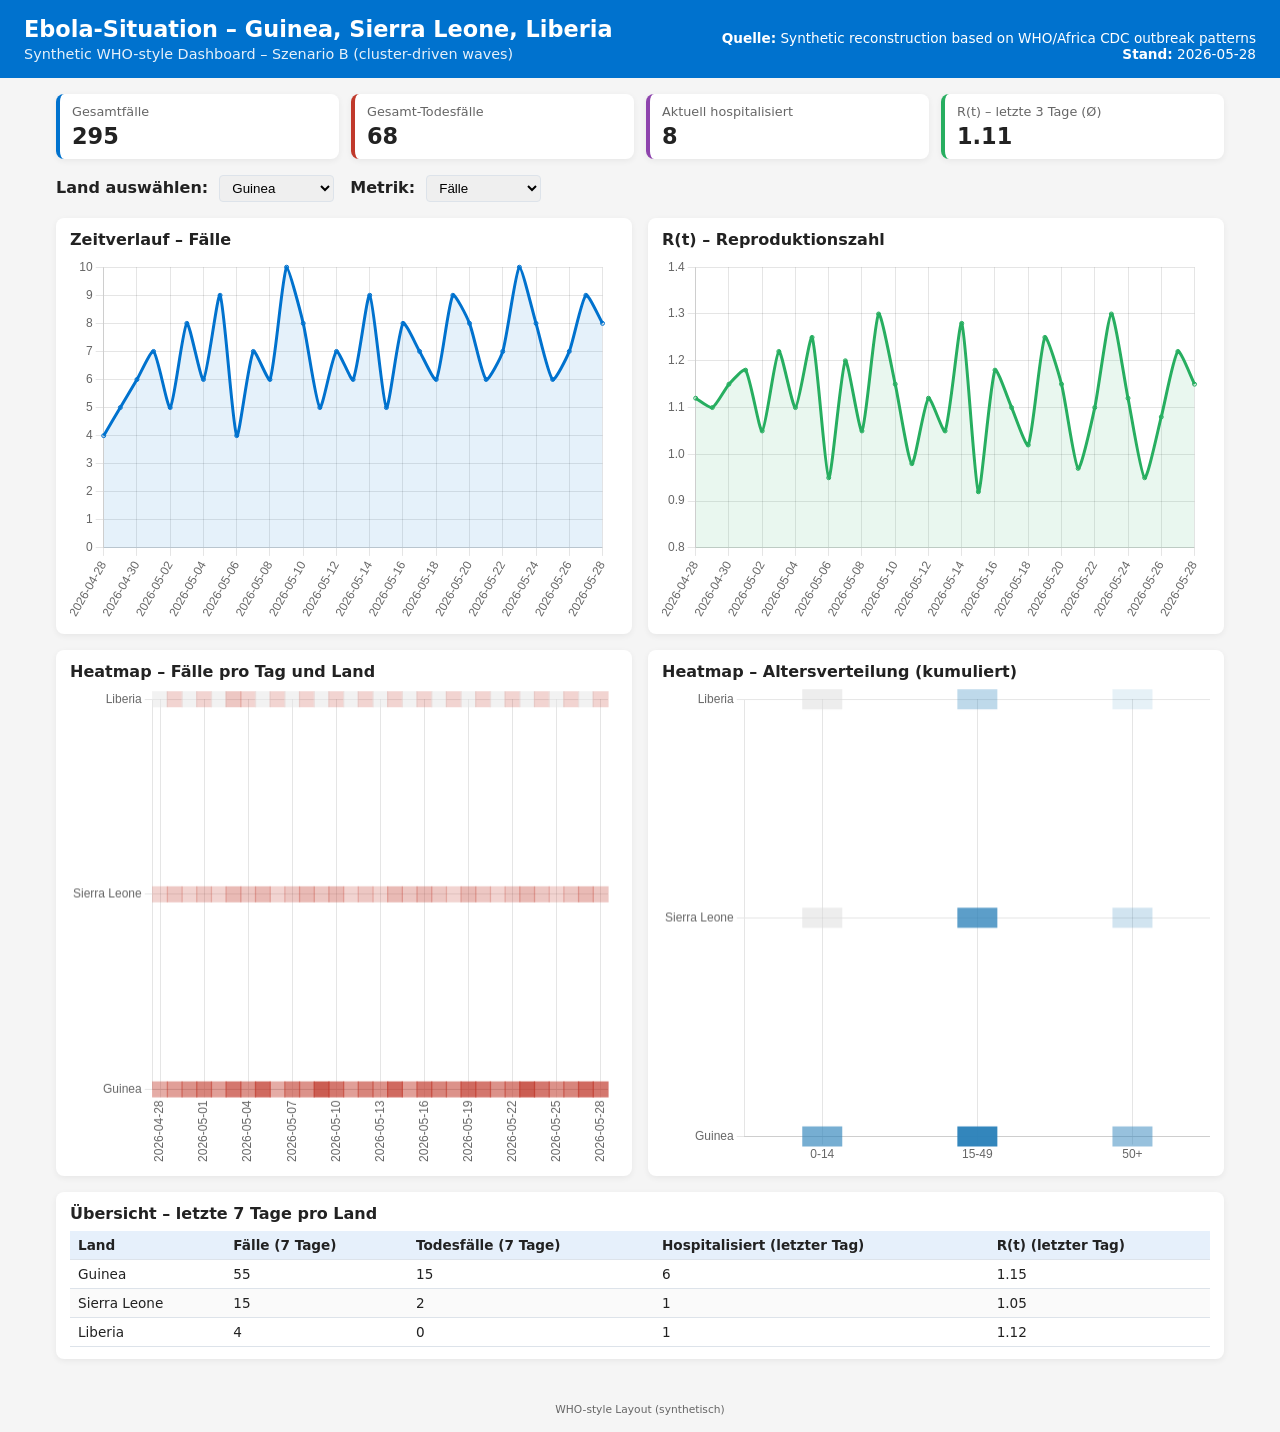
<file: index.html>
<!DOCTYPE html>
<html lang="de">
<head>
  <meta charset="UTF-8" />
  <title>Ebola – WHO-Style Dashboard</title>
  <meta name="viewport" content="width=device-width, initial-scale=1.0" />

  <link rel="stylesheet" href="styles.css" />

  <!-- Lokale JS-Dateien (Safari-sicher) -->
  <script src="chart.umd.min.js"></script>
  <script src="chartjs-chart-matrix.min.js"></script>
</head>

<body>
  <header class="header">
    <div>
      <h1>Ebola-Situation – Guinea, Sierra Leone, Liberia</h1>
      <p class="subtitle">Synthetic WHO-style Dashboard – Szenario B (cluster-driven waves)</p>
    </div>
    <div class="meta-box">
      <div><strong>Quelle:</strong> Synthetic reconstruction based on WHO/Africa CDC outbreak patterns</div>
      <div><strong>Stand:</strong> <span id="metaGenerated">–</span></div>
    </div>
  </header>

  <main class="container">

    <!-- KPIs -->
    <section class="kpi-row">
      <div class="kpi-card kpi-cases">
        <div class="kpi-label">Gesamtfälle</div>
        <div class="kpi-value" id="kpiTotalCases">–</div>
      </div>
      <div class="kpi-card kpi-deaths">
        <div class="kpi-label">Gesamt-Todesfälle</div>
        <div class="kpi-value" id="kpiTotalDeaths">–</div>
      </div>
      <div class="kpi-card kpi-hosp">
        <div class="kpi-label">Aktuell hospitalisiert</div>
        <div class="kpi-value" id="kpiCurrentHosp">–</div>
      </div>
      <div class="kpi-card kpi-rt">
        <div class="kpi-label">R(t) – letzte 3 Tage (Ø)</div>
        <div class="kpi-value" id="kpiRt">–</div>
      </div>
    </section>

    <!-- Steuerung -->
    <section class="controls">
      <div>
        <label for="countrySelect"><strong>Land auswählen:</strong></label>
        <select id="countrySelect"></select>
      </div>
      <div>
        <label for="metricSelect"><strong>Metrik:</strong></label>
        <select id="metricSelect">
          <option value="cases">Fälle</option>
          <option value="deaths">Todesfälle</option>
          <option value="hospitalized">Hospitalisiert</option>
          <option value="recovered">Genesen</option>
        </select>
      </div>
    </section>

    <!-- Zeitreihen -->
    <section class="grid-2">
      <div class="card">
        <h2>Zeitverlauf – <span id="mainChartTitle">Fälle</span></h2>
        <canvas id="timeSeriesChart" height="200"></canvas>
      </div>
      <div class="card">
        <h2>R(t) – Reproduktionszahl</h2>
        <canvas id="rtChart" height="200"></canvas>
      </div>
    </section>

    <!-- Heatmaps -->
    <section class="grid-2">
      <div class="card">
        <h2>Heatmap – Fälle pro Tag und Land</h2>
        <canvas id="heatmapCases" height="260"></canvas>
      </div>
      <div class="card">
        <h2>Heatmap – Altersverteilung (kumuliert)</h2>
        <canvas id="heatmapAge" height="260"></canvas>
      </div>
    </section>

    <!-- Tabelle -->
    <section class="card">
      <h2>Übersicht – letzte 7 Tage pro Land</h2>
      <table id="summaryTable">
        <thead>
          <tr>
            <th>Land</th>
            <th>Fälle (7 Tage)</th>
            <th>Todesfälle (7 Tage)</th>
            <th>Hospitalisiert (letzter Tag)</th>
            <th>R(t) (letzter Tag)</th>
          </tr>
        </thead>
        <tbody></tbody>
      </table>
    </section>

  </main>

  <footer class="footer">
    <small>WHO-style Layout (synthetisch)</small>
  </footer>

  <script src="ebola_dashboard.js"></script>
</body>
</html>
</file>
<file: styles.css>
:root {
  --who-blue: #0072ce;
  --who-blue-light: #e6f0fb;
  --who-red: #c0392b;
  --who-green: #27ae60;
  --who-grey: #f5f5f5;
  --card-bg: #ffffff;
  --text-main: #222;
  --text-muted: #666;
  --border-soft: #dde3ea;
  --shadow-soft: 0 2px 6px rgba(0, 0, 0, 0.06);
  --radius: 8px;
  --transition: 0.2s ease;
  font-family: system-ui, -apple-system, BlinkMacSystemFont, "Segoe UI", sans-serif;
}

* {
  box-sizing: border-box;
}

body {
  margin: 0;
  background: var(--who-grey);
  color: var(--text-main);
}

.header {
  display: flex;
  justify-content: space-between;
  align-items: flex-end;
  padding: 16px 24px;
  background: var(--who-blue);
  color: #fff;
}

.header h1 {
  margin: 0;
  font-size: 1.4rem;
}

.subtitle {
  margin: 4px 0 0;
  font-size: 0.9rem;
  opacity: 0.9;
}

.meta-box {
  text-align: right;
  font-size: 0.85rem;
}

.container {
  max-width: 1200px;
  margin: 16px auto 32px;
  padding: 0 16px;
}

.kpi-row {
  display: grid;
  grid-template-columns: repeat(4, minmax(0, 1fr));
  gap: 12px;
  margin-bottom: 16px;
}

.kpi-card {
  background: var(--card-bg);
  border-radius: var(--radius);
  padding: 10px 12px;
  box-shadow: var(--shadow-soft);
  border-left: 4px solid transparent;
}

.kpi-label {
  font-size: 0.8rem;
  color: var(--text-muted);
  margin-bottom: 4px;
}

.kpi-value {
  font-size: 1.4rem;
  font-weight: 600;
}

.kpi-cases { border-left-color: var(--who-blue); }
.kpi-deaths { border-left-color: var(--who-red); }
.kpi-hosp { border-left-color: #8e44ad; }
.kpi-rt { border-left-color: var(--who-green); }

.controls {
  display: flex;
  gap: 16px;
  align-items: center;
  margin: 8px 0 16px;
  flex-wrap: wrap;
}

.controls label {
  margin-right: 6px;
}

.controls select {
  padding: 4px 8px;
  border-radius: 4px;
  border: 1px solid var(--border-soft);
}

.grid-2 {
  display: grid;
  grid-template-columns: repeat(2, minmax(0, 1fr));
  gap: 16px;
  margin-bottom: 16px;
}

.card {
  background: var(--card-bg);
  border-radius: var(--radius);
  padding: 12px 14px;
  box-shadow: var(--shadow-soft);
}

.card h2 {
  margin: 0 0 8px;
  font-size: 1rem;
}

#summaryTable {
  width: 100%;
  border-collapse: collapse;
  font-size: 0.85rem;
}

#summaryTable th,
#summaryTable td {
  padding: 6px 8px;
  border-bottom: 1px solid var(--border-soft);
}

#summaryTable th {
  text-align: left;
  background: var(--who-blue-light);
}

#summaryTable tbody tr:nth-child(even) {
  background: #fafafa;
}

.footer {
  text-align: center;
  padding: 10px 0 16px;
  font-size: 0.8rem;
  color: var(--text-muted);
}

code {
  background: #eee;
  padding: 2px 4px;
  border-radius: 4px;
}

/* Responsive */
@media (max-width: 900px) {
  .kpi-row,
  .grid-2 {
    grid-template-columns: 1fr;
  }
}
</file>
